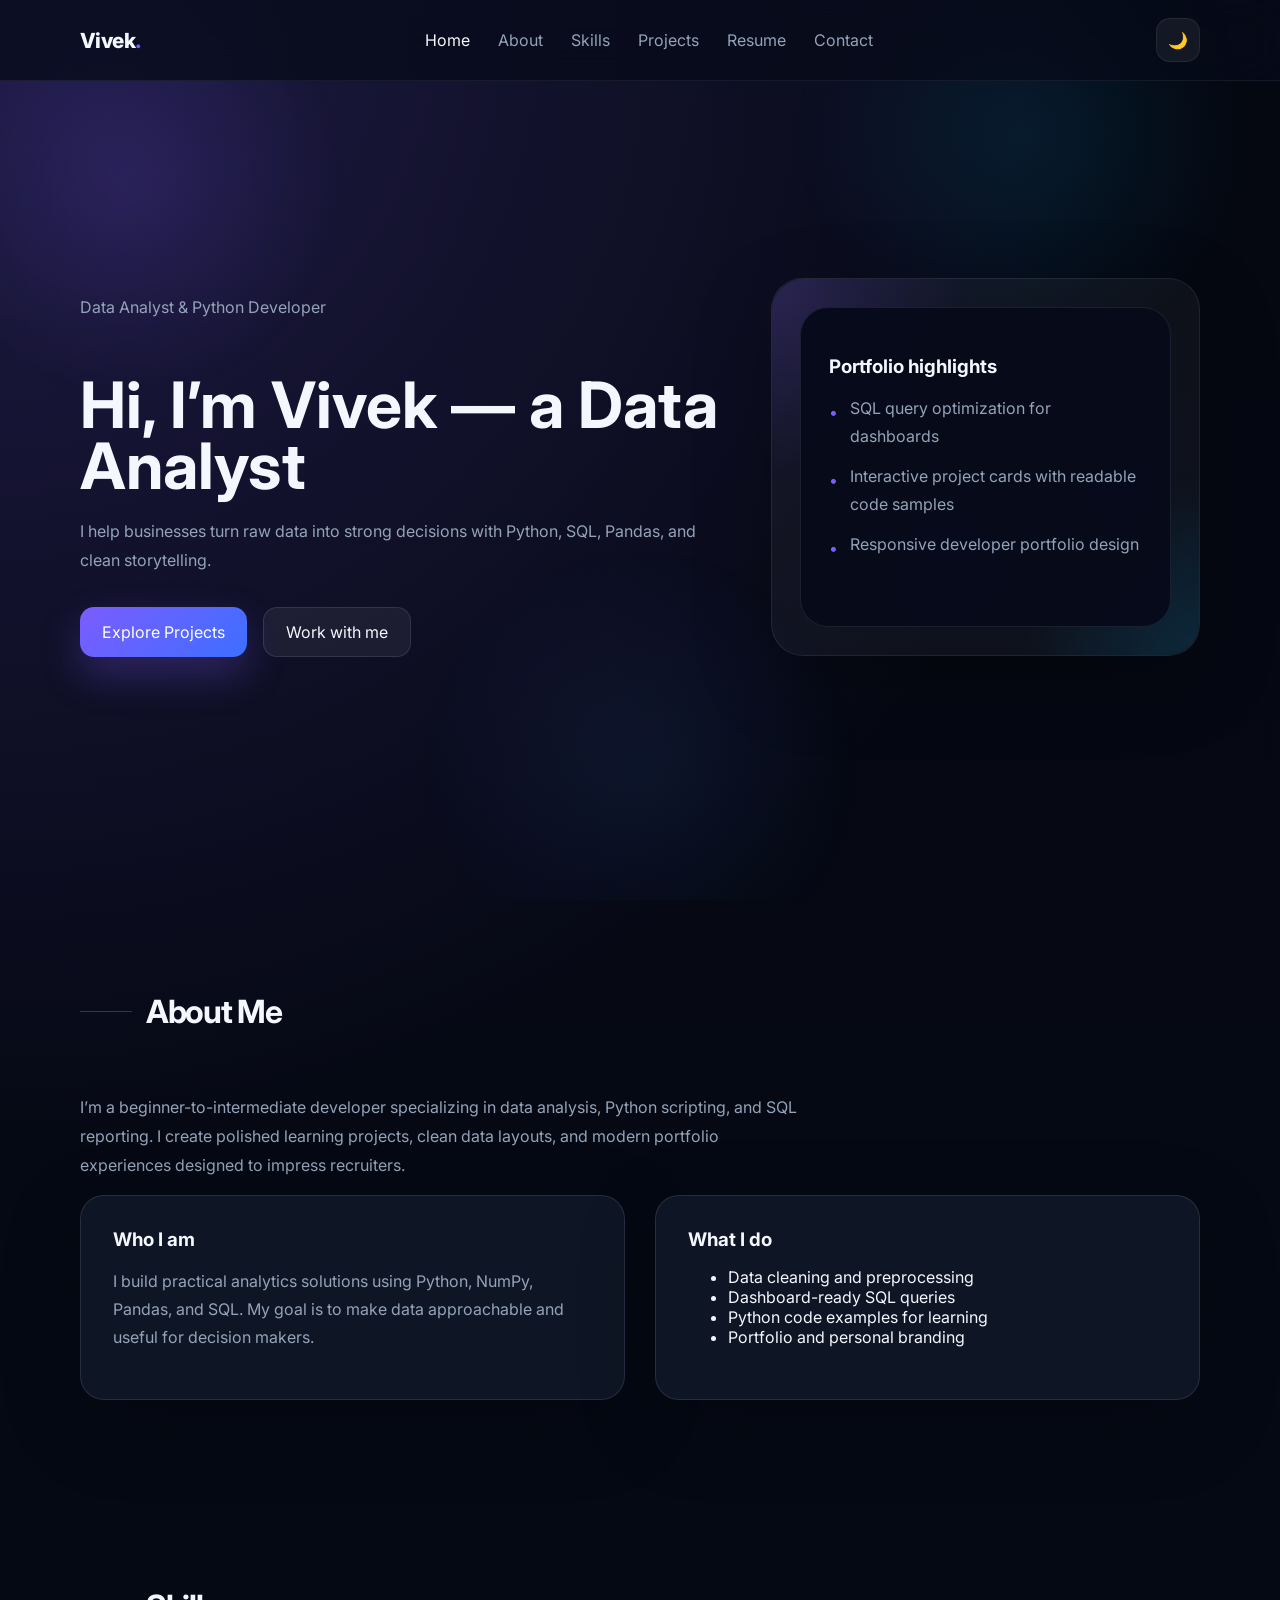
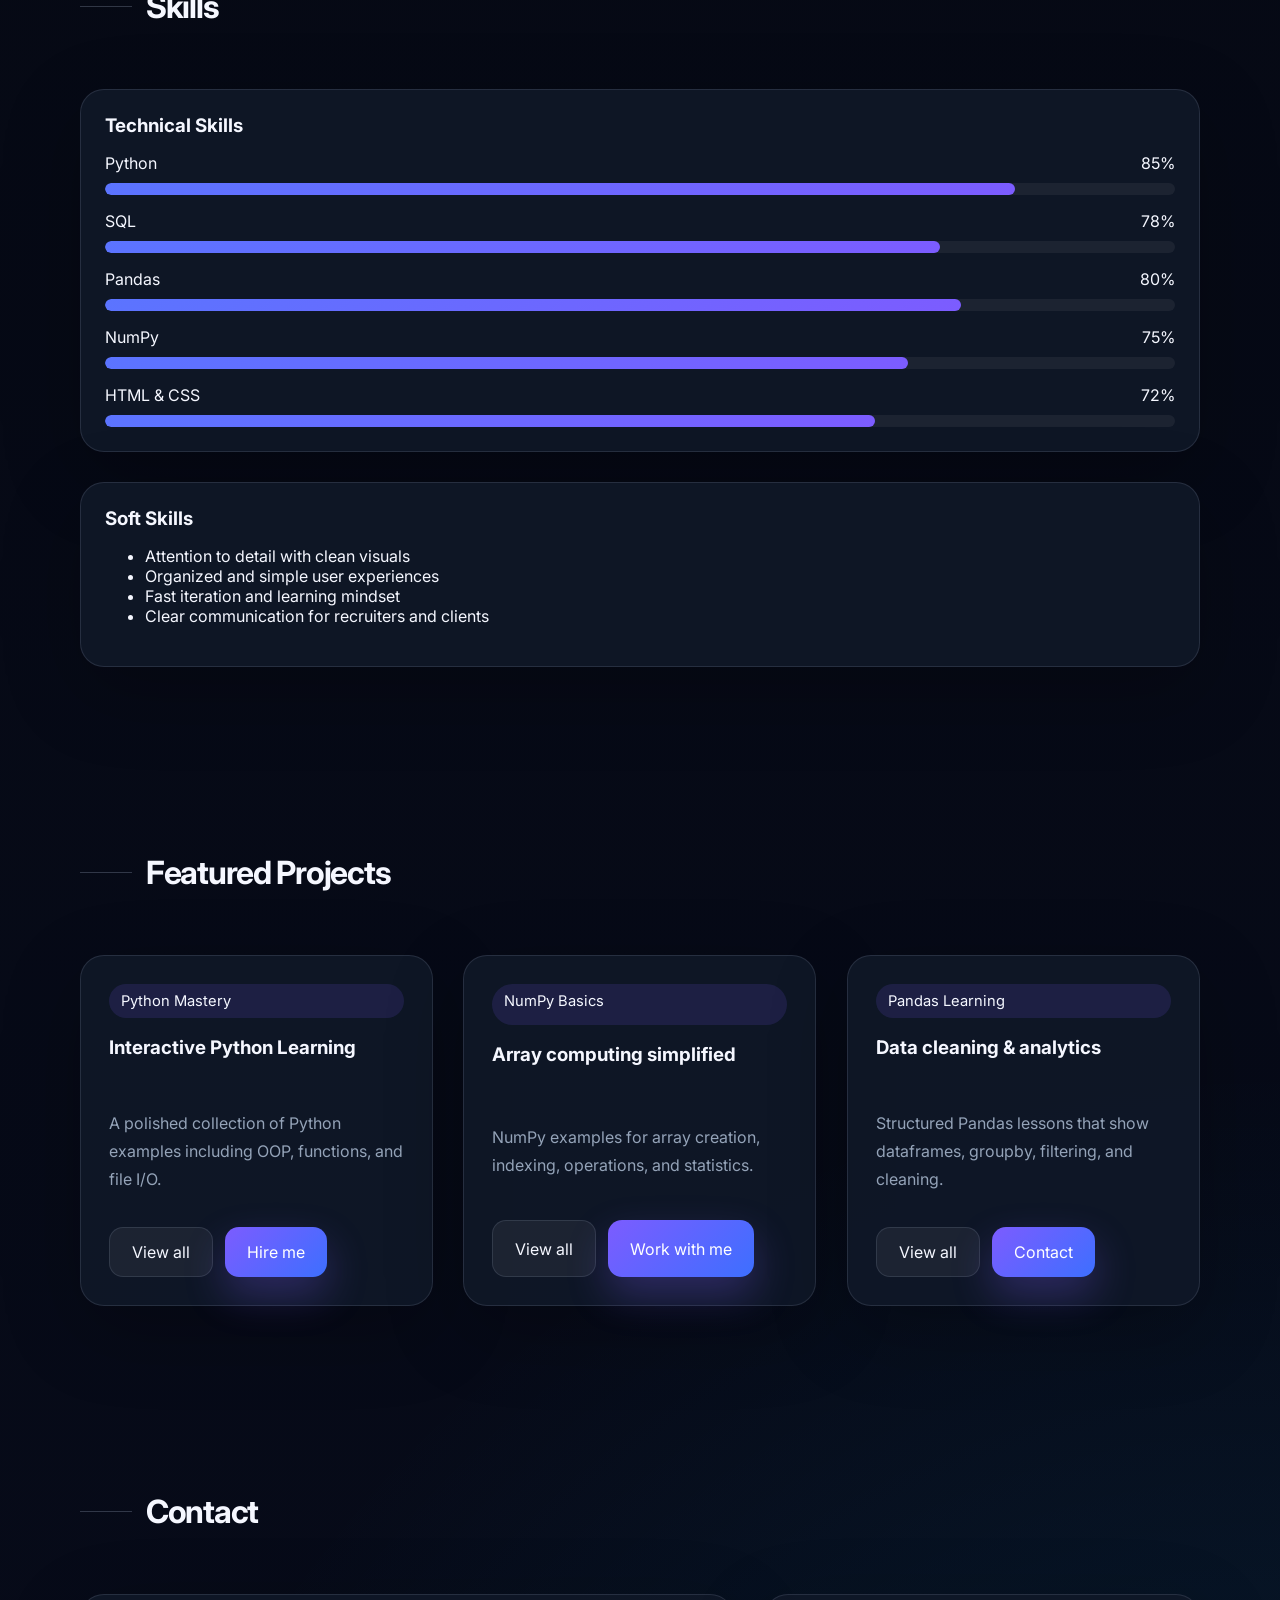
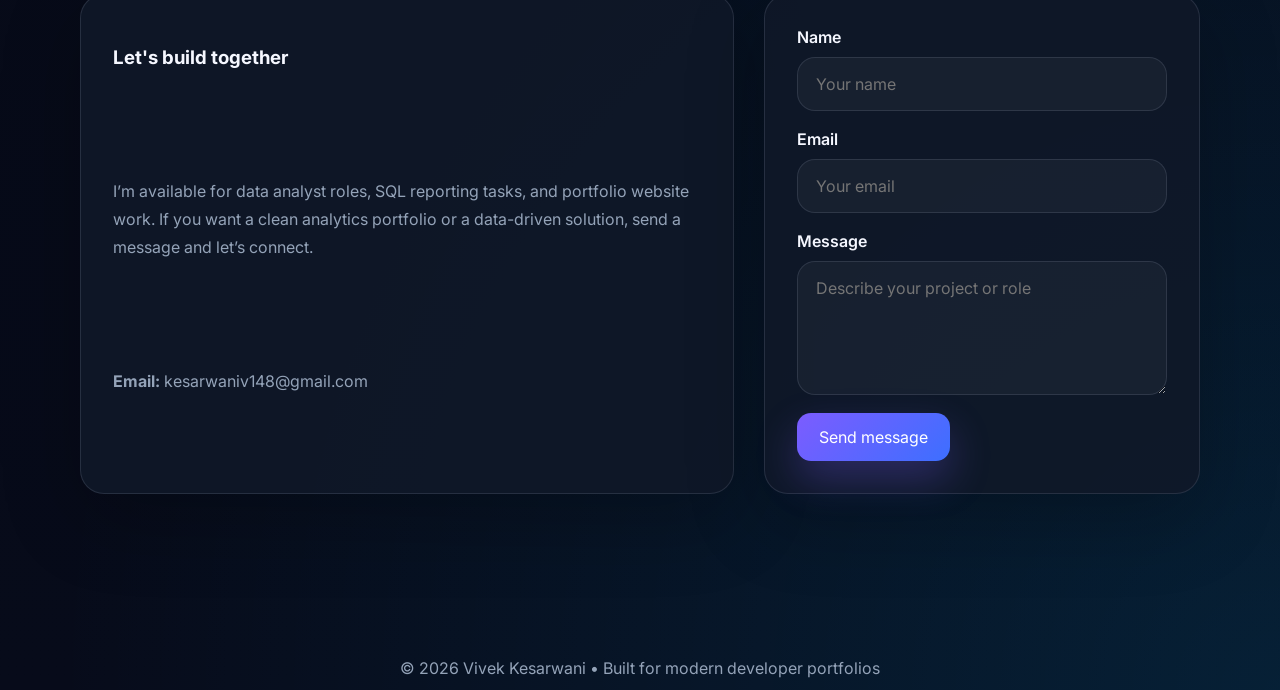
<file: index.html>
<!DOCTYPE html>
<html lang="en">
<head>
  <meta charset="UTF-8">
  <meta name="viewport" content="width=device-width, initial-scale=1.0">
  <title>Vivek Kesarwani | Developer Portfolio</title>
  <link rel="preconnect" href="https://fonts.googleapis.com">
  <link rel="preconnect" href="https://fonts.gstatic.com" crossorigin>
  <link href="https://fonts.googleapis.com/css2?family=Inter:wght@400;500;600;700;800&display=swap" rel="stylesheet">
  <link rel="stylesheet" href="styles.css">
</head>
<body data-page="home">
  <div class="page-loader" id="page-loader">
    <div class="loader-ring"></div>
  </div>

  <header class="site-header reveal">
    <div class="nav-container">
      <a class="brand" href="index.html">Vivek<span class="brand-highlight">.</span></a>
      <nav class="nav-links">
        <a href="#home">Home</a>
        <a href="#about">About</a>
        <a href="#skills">Skills</a>
        <a href="#projects">Projects</a>
        <a href="resume.html">Resume</a>
        <a href="#contact">Contact</a>
      </nav>
      <div class="nav-actions">
        <button id="theme-toggle" class="theme-toggle" aria-label="Toggle theme">☀️</button>
        <button class="mobile-menu-btn" aria-label="Toggle menu">☰</button>
      </div>
    </div>
    <div class="mobile-menu" id="mobile-menu">
      <a href="#home">Home</a>
      <a href="#about">About</a>
      <a href="#skills">Skills</a>
      <a href="#projects">Projects</a>
      <a href="resume.html">Resume</a>
      <a href="#contact">Contact</a>
    </div>
  </header>

  <main class="main-content">
    <section class="hero section" id="home">
      <div class="hero-grid">
        <div class="hero-content reveal">
          <p class="eyebrow">Data Analyst & Python Developer</p>
          <h1>Hi, I’m <span>Vivek</span> — a <span id="typed-text"></span></h1>
          <p>I help businesses turn raw data into strong decisions with Python, SQL, Pandas, and clean storytelling.</p>
          <div class="hero-cta">
            <a class="btn" href="projects.html">Explore Projects</a>
            <a class="btn-secondary" href="#contact">Work with me</a>
          </div>
        </div>

        <div class="hero-visual reveal interactive-card">
          <div class="hero-decorators">
            <span class="hero-orb orb-1"></span>
            <span class="hero-orb orb-2"></span>
            <span class="hero-orb orb-3"></span>
          </div>
          <div class="hero-glow"></div>
          <div class="hero-card interactive-card">
            <h3>Portfolio highlights</h3>
            <ul>
              <li>SQL query optimization for dashboards</li>
              <li>Interactive project cards with readable code samples</li>
              <li>Responsive developer portfolio design</li>
            </ul>
          </div>
        </div>
      </div>
    </section>

    <section class="section about" id="about">
      <div class="section-title">
        <h2>About Me</h2>
      </div>
      <p class="section-description reveal">I’m a beginner-to-intermediate developer specializing in data analysis, Python scripting, and SQL reporting. I create polished learning projects, clean data layouts, and modern portfolio experiences designed to impress recruiters.</p>
      <div class="about-grid">
        <div class="about-card reveal interactive-card">
          <h3>Who I am</h3>
          <p>I build practical analytics solutions using Python, NumPy, Pandas, and SQL. My goal is to make data approachable and useful for decision makers.</p>
        </div>
        <div class="about-card reveal interactive-card">
          <h3>What I do</h3>
          <ul>
            <li>Data cleaning and preprocessing</li>
            <li>Dashboard-ready SQL queries</li>
            <li>Python code examples for learning</li>
            <li>Portfolio and personal branding</li>
          </ul>
        </div>
      </div>
    </section>

    <section class="section skills" id="skills">
      <div class="section-title">
        <h2>Skills</h2>
      </div>
      <div class="skills-grid reveal">
        <div class="skill-card interactive-card">
          <h3>Technical Skills</h3>
          <div class="skill-meter">
            <div class="skill-item">
              <div class="skill-label"><span>Python</span><span>85%</span></div>
              <div class="skill-bar"><div class="skill-fill" style="--skill-width: 85%;"></div></div>
            </div>
            <div class="skill-item">
              <div class="skill-label"><span>SQL</span><span>78%</span></div>
              <div class="skill-bar"><div class="skill-fill" style="--skill-width: 78%;"></div></div>
            </div>
            <div class="skill-item">
              <div class="skill-label"><span>Pandas</span><span>80%</span></div>
              <div class="skill-bar"><div class="skill-fill" style="--skill-width: 80%;"></div></div>
            </div>
            <div class="skill-item">
              <div class="skill-label"><span>NumPy</span><span>75%</span></div>
              <div class="skill-bar"><div class="skill-fill" style="--skill-width: 75%;"></div></div>
            </div>
            <div class="skill-item">
              <div class="skill-label"><span>HTML & CSS</span><span>72%</span></div>
              <div class="skill-bar"><div class="skill-fill" style="--skill-width: 72%;"></div></div>
            </div>
          </div>
        </div>
        <div class="skill-card interactive-card">
          <h3>Soft Skills</h3>
          <ul>
            <li>Attention to detail with clean visuals</li>
            <li>Organized and simple user experiences</li>
            <li>Fast iteration and learning mindset</li>
            <li>Clear communication for recruiters and clients</li>
          </ul>
        </div>
      </div>
    </section>

    <section class="section projects-preview" id="projects">
      <div class="section-title">
        <h2>Featured Projects</h2>
      </div>
      <div class="project-grid reveal">
        <article class="project-card interactive-card">
          <span class="tag-pill">Python Mastery</span>
          <h3>Interactive Python Learning</h3>
          <p>A polished collection of Python examples including OOP, functions, and file I/O.</p>
          <div class="project-actions">
            <a class="btn-secondary" href="projects.html">View all</a>
            <a class="btn" href="#contact">Hire me</a>
          </div>
        </article>
        <article class="project-card interactive-card">
          <span class="tag-pill">NumPy Basics</span>
          <h3>Array computing simplified</h3>
          <p>NumPy examples for array creation, indexing, operations, and statistics.</p>
          <div class="project-actions">
            <a class="btn-secondary" href="projects.html">View all</a>
            <a class="btn" href="#contact">Work with me</a>
          </div>
        </article>
        <article class="project-card interactive-card">
          <span class="tag-pill">Pandas Learning</span>
          <h3>Data cleaning & analytics</h3>
          <p>Structured Pandas lessons that show dataframes, groupby, filtering, and cleaning.</p>
          <div class="project-actions">
            <a class="btn-secondary" href="projects.html">View all</a>
            <a class="btn" href="#contact">Contact</a>
          </div>
        </article>
      </div>
    </section>

    <section class="section contact" id="contact">
      <div class="section-title">
        <h2>Contact</h2>
      </div>
      <div class="contact-grid reveal">
        <div class="contact-card interactive-card">
          <h3>Let's build together</h3>
          <p>I’m available for data analyst roles, SQL reporting tasks, and portfolio website work. If you want a clean analytics portfolio or a data-driven solution, send a message and let’s connect.</p>
          <p><strong>Email:</strong> kesarwaniv148@gmail.com</p>
        </div>
        <form class="contact-form contact-card interactive-card" action="mailto:kesarwaniv148@gmail.com" method="post" enctype="text/plain">
          <div class="contact-field">
            <label for="name">Name</label>
            <input id="name" name="name" type="text" placeholder="Your name" required>
          </div>
          <div class="contact-field">
            <label for="email">Email</label>
            <input id="email" name="email" type="email" placeholder="Your email" required>
          </div>
          <div class="contact-field">
            <label for="message">Message</label>
            <textarea id="message" name="message" rows="5" placeholder="Describe your project or role" required></textarea>
          </div>
          <button class="btn" type="submit">Send message</button>
        </form>
      </div>
    </section>
  </main>

  <footer>
    © 2026 Vivek Kesarwani • Built for modern developer portfolios
  </footer>

  <script src="script.js" defer></script>
</body>
</html>
</file>
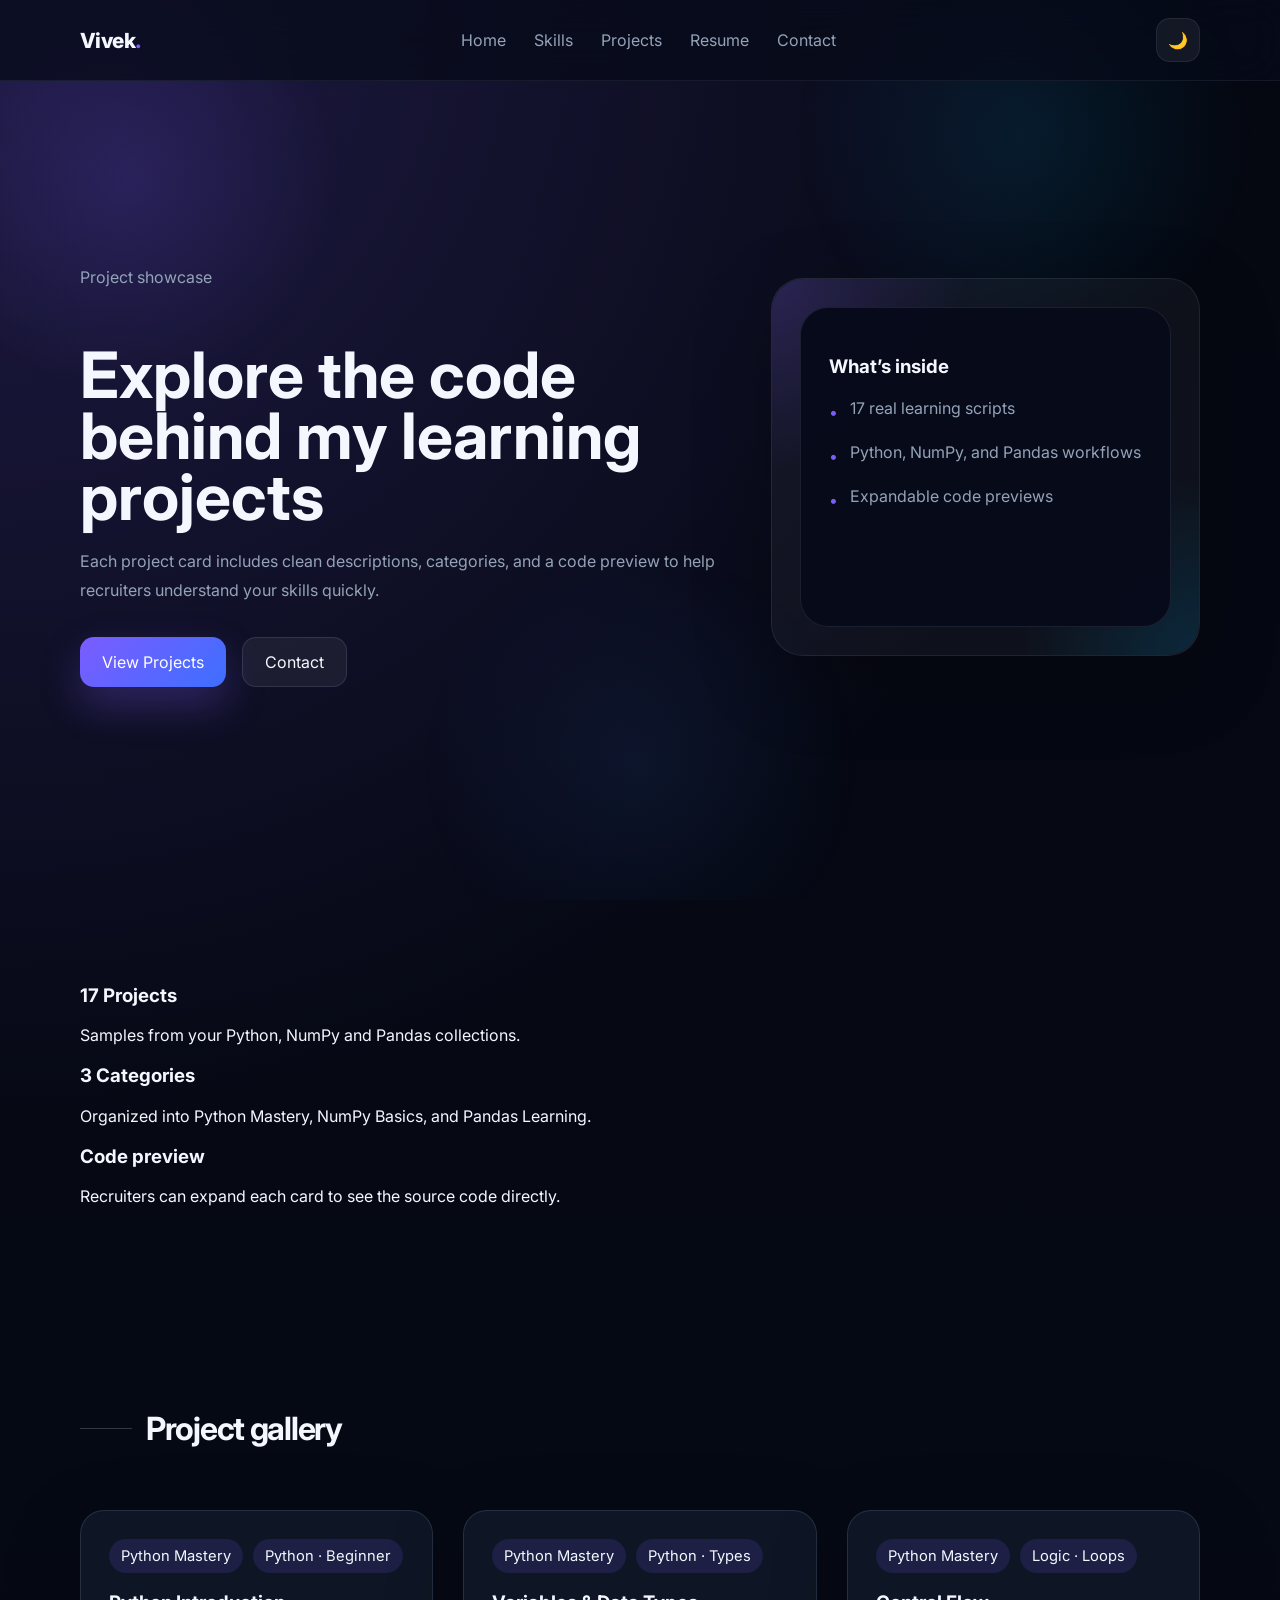
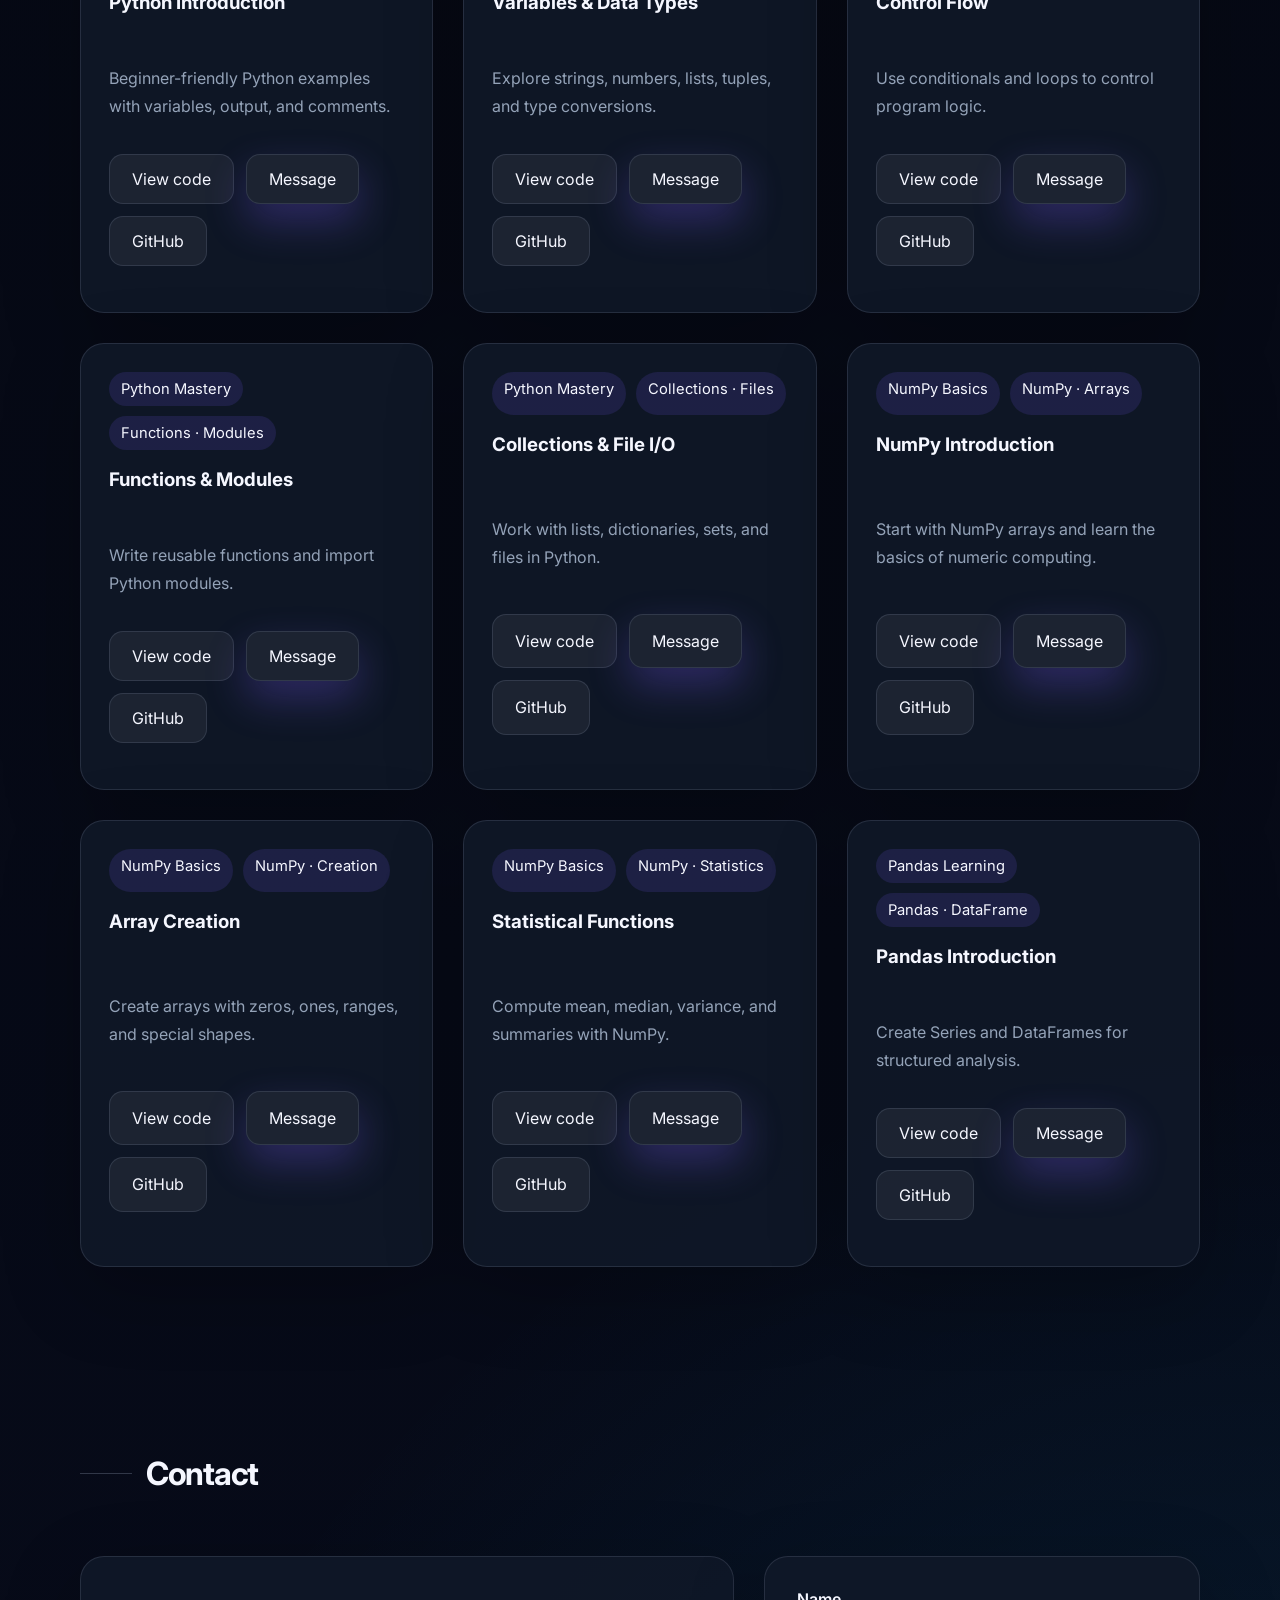
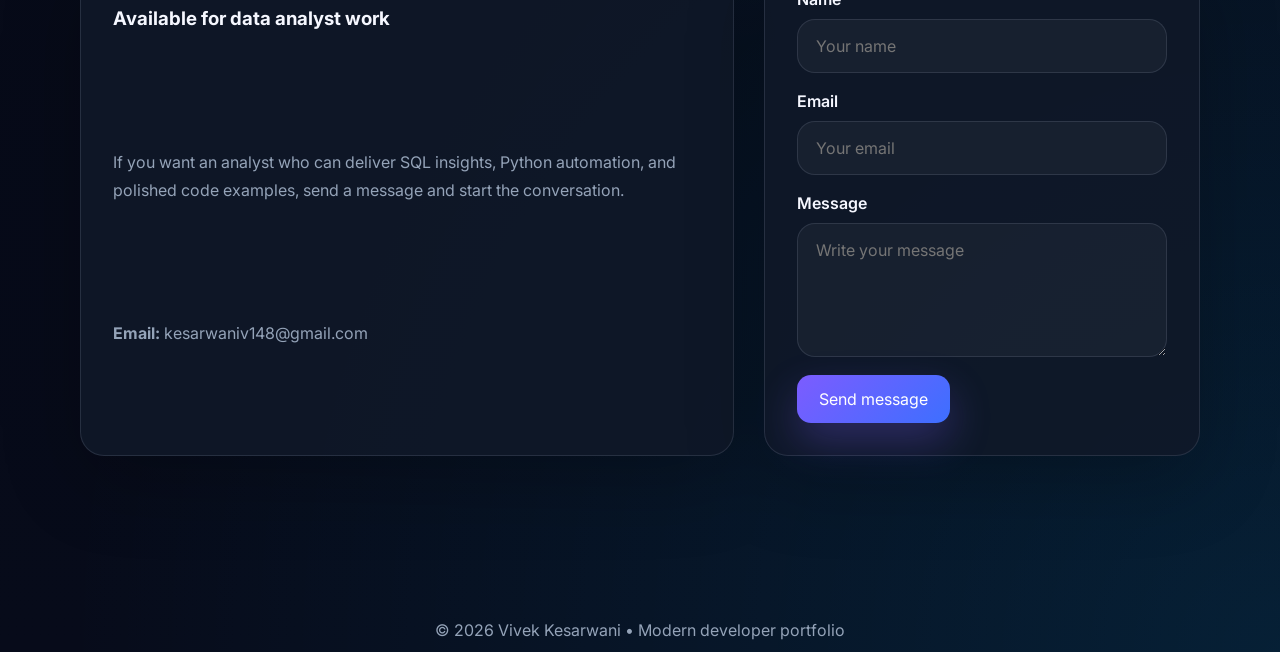
<file: projects.html>
<!DOCTYPE html>
<html lang="en">
<head>
  <meta charset="UTF-8">
  <meta name="viewport" content="width=device-width, initial-scale=1.0">
  <title>Projects | Vivek Kesarwani</title>
  <link rel="preconnect" href="https://fonts.googleapis.com">
  <link rel="preconnect" href="https://fonts.gstatic.com" crossorigin>
  <link href="https://fonts.googleapis.com/css2?family=Inter:wght@400;500;600;700;800&display=swap" rel="stylesheet">
  <link rel="stylesheet" href="styles.css">
</head>
<body data-page="projects">
  <div class="page-loader" id="page-loader">
    <div class="loader-ring"></div>
  </div>

  <header class="site-header reveal">
    <div class="nav-container">
      <a class="brand" href="index.html">Vivek<span class="brand-highlight">.</span></a>
      <nav class="nav-links">
        <a href="index.html">Home</a>
        <a href="index.html#skills">Skills</a>
        <a href="projects.html">Projects</a>
        <a href="resume.html">Resume</a>
        <a href="index.html#contact">Contact</a>
      </nav>
      <div class="nav-actions">
        <button id="theme-toggle" class="theme-toggle" aria-label="Toggle theme">☀️</button>
        <button class="mobile-menu-btn" aria-label="Toggle menu">☰</button>
      </div>
    </div>
    <div class="mobile-menu" id="mobile-menu">
      <a href="index.html">Home</a>
      <a href="index.html#skills">Skills</a>
      <a href="projects.html">Projects</a>
      <a href="resume.html">Resume</a>
      <a href="index.html#contact">Contact</a>
    </div>
  </header>

  <main class="main-content">
    <section class="hero section">
      <div class="hero-grid">
        <div class="hero-content reveal">
          <p class="eyebrow">Project showcase</p>
          <h1>Explore the code behind my learning projects</h1>
          <p>Each project card includes clean descriptions, categories, and a code preview to help recruiters understand your skills quickly.</p>
          <div class="hero-cta">
            <a class="btn" href="#project-grid">View Projects</a>
            <a class="btn-secondary" href="#contact">Contact</a>
          </div>
        </div>
        <div class="hero-visual reveal">
          <div class="hero-glow"></div>
          <div class="hero-card">
            <h3>What’s inside</h3>
            <ul>
              <li>17 real learning scripts</li>
              <li>Python, NumPy, and Pandas workflows</li>
              <li>Expandable code previews</li>
            </ul>
          </div>
        </div>
      </div>
    </section>

    <section class="section stats-section reveal">
      <div class="stats">
        <div class="stat-card">
          <h3>17 Projects</h3>
          <p>Samples from your Python, NumPy and Pandas collections.</p>
        </div>
        <div class="stat-card">
          <h3>3 Categories</h3>
          <p>Organized into Python Mastery, NumPy Basics, and Pandas Learning.</p>
        </div>
        <div class="stat-card">
          <h3>Code preview</h3>
          <p>Recruiters can expand each card to see the source code directly.</p>
        </div>
      </div>
    </section>

    <section class="section projects-preview">
      <div class="section-title">
        <h2>Project gallery</h2>
      </div>
      <div class="project-grid" id="project-grid"></div>
    </section>

    <section class="section contact" id="contact">
      <div class="section-title">
        <h2>Contact</h2>
      </div>
      <div class="contact-grid reveal">
        <div class="contact-card">
          <h3>Available for data analyst work</h3>
          <p>If you want an analyst who can deliver SQL insights, Python automation, and polished code examples, send a message and start the conversation.</p>
          <p><strong>Email:</strong> kesarwaniv148@gmail.com</p>
        </div>
        <form class="contact-form contact-card" action="mailto:kesarwaniv148@gmail.com" method="post" enctype="text/plain">
          <div class="contact-field">
            <label for="name">Name</label>
            <input id="name" name="name" type="text" placeholder="Your name" required>
          </div>
          <div class="contact-field">
            <label for="email">Email</label>
            <input id="email" name="email" type="email" placeholder="Your email" required>
          </div>
          <div class="contact-field">
            <label for="message">Message</label>
            <textarea id="message" name="message" rows="5" placeholder="Write your message" required></textarea>
          </div>
          <button class="btn" type="submit">Send message</button>
        </form>
      </div>
    </section>
  </main>

  <footer>
    © 2026 Vivek Kesarwani • Modern developer portfolio
  </footer>

  <script src="script.js" defer></script>
</body>
</html>
</file>
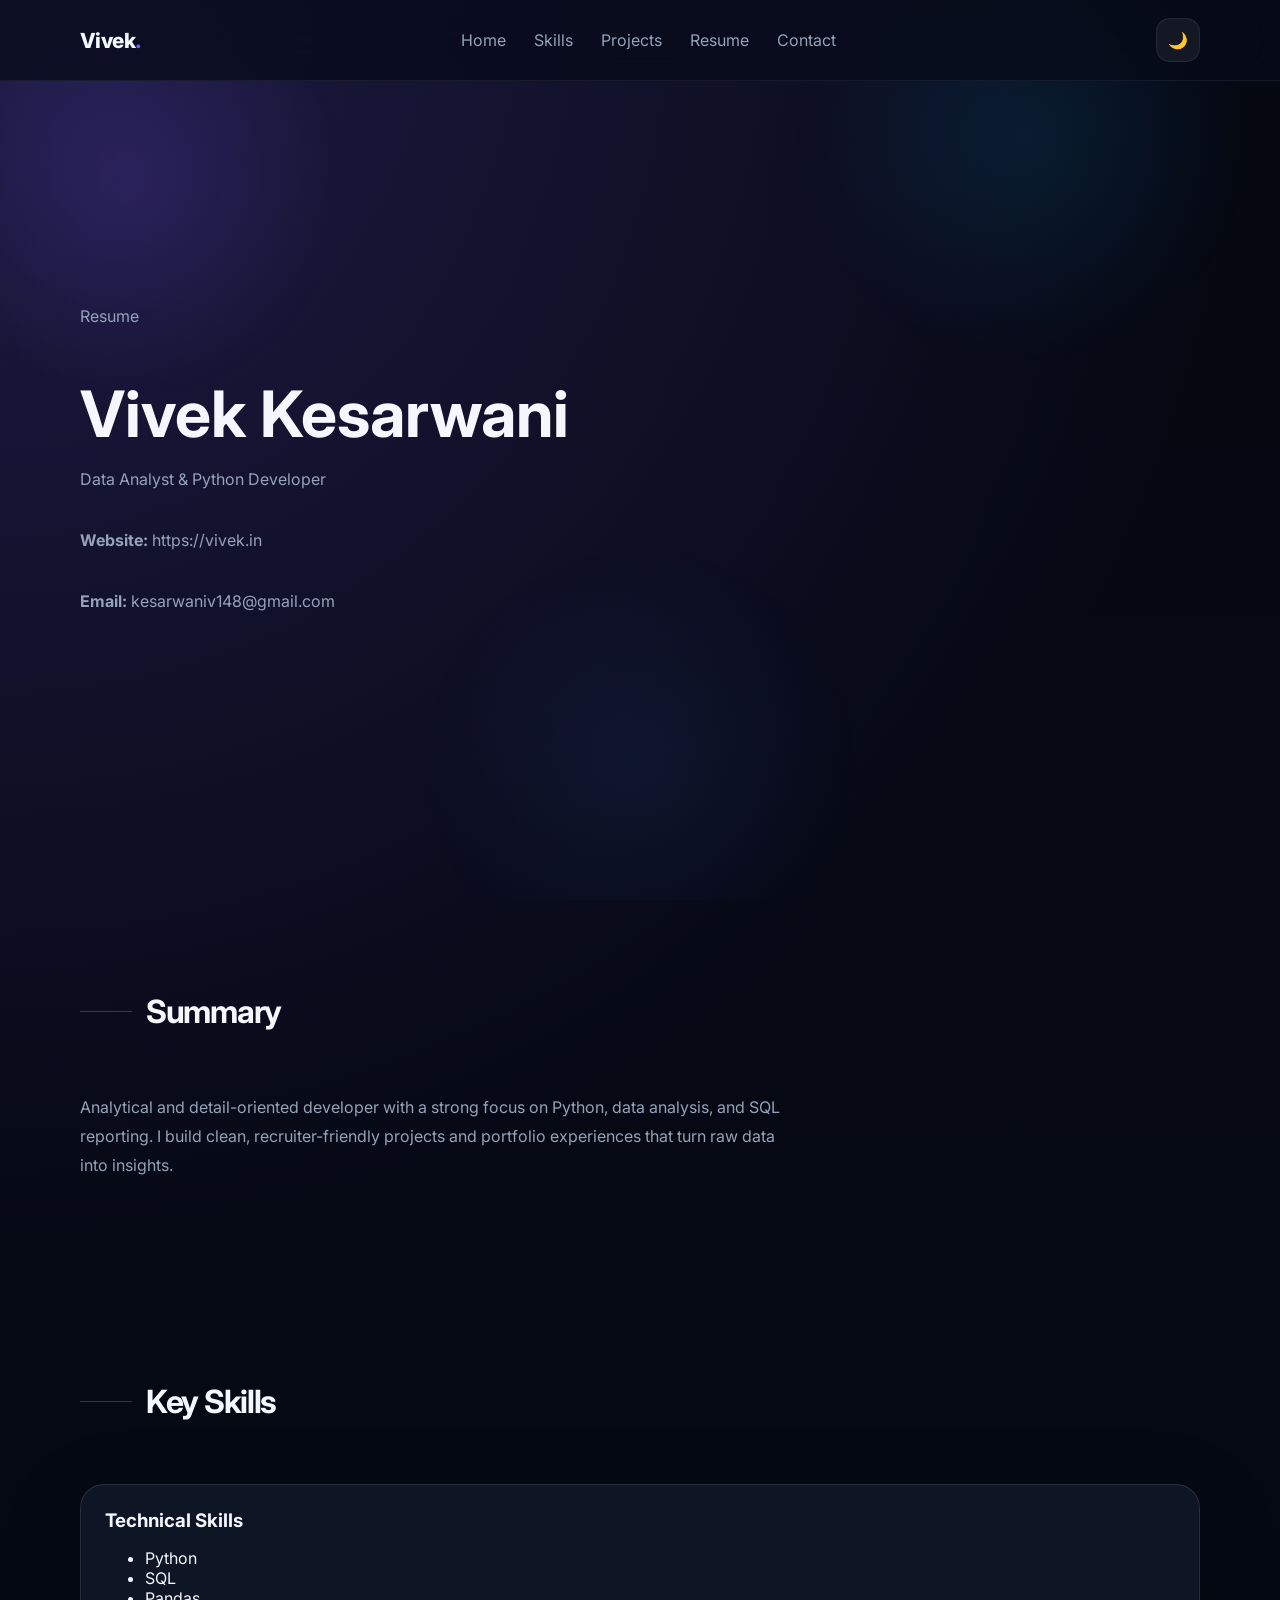
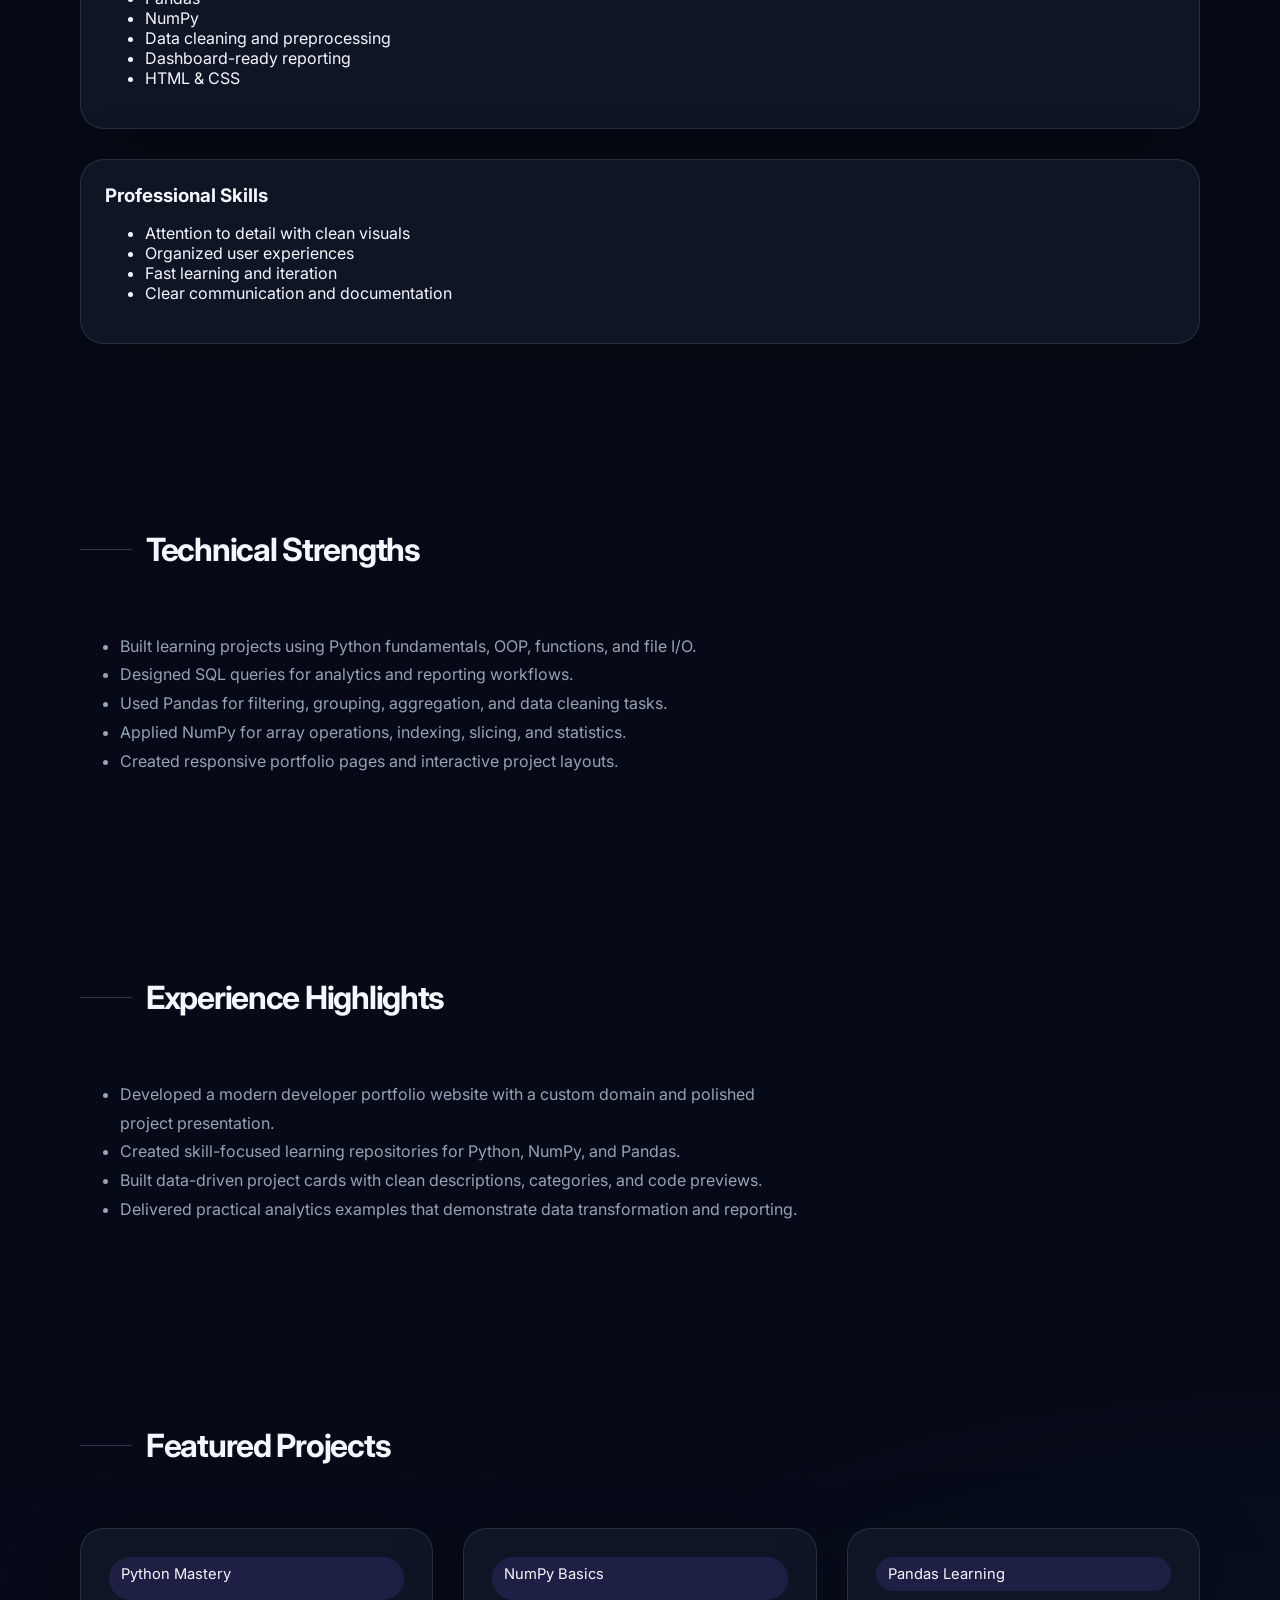
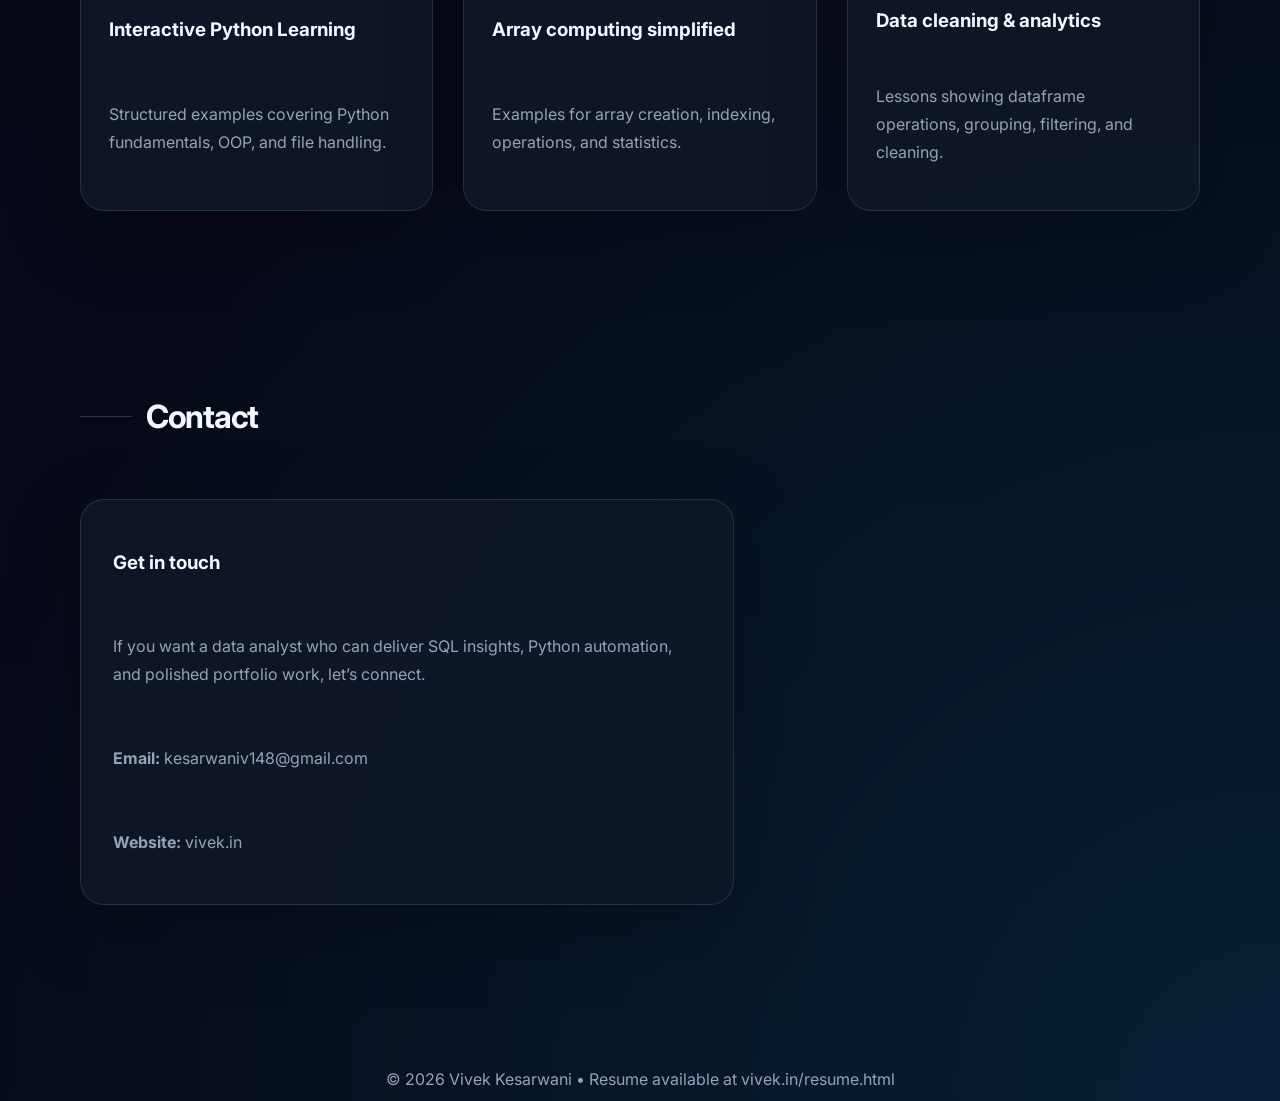
<file: resume.html>
<!DOCTYPE html>
<html lang="en">
<head>
  <meta charset="UTF-8">
  <meta name="viewport" content="width=device-width, initial-scale=1.0">
  <title>Resume | Vivek Kesarwani</title>
  <link rel="preconnect" href="https://fonts.googleapis.com">
  <link rel="preconnect" href="https://fonts.gstatic.com" crossorigin>
  <link href="https://fonts.googleapis.com/css2?family=Inter:wght@400;500;600;700;800&display=swap" rel="stylesheet">
  <link rel="stylesheet" href="styles.css">
</head>
<body data-page="resume">
  <div class="page-loader" id="page-loader">
    <div class="loader-ring"></div>
  </div>

  <header class="site-header reveal">
    <div class="nav-container">
      <a class="brand" href="index.html">Vivek<span class="brand-highlight">.</span></a>
      <nav class="nav-links">
        <a href="index.html">Home</a>
        <a href="index.html#skills">Skills</a>
        <a href="projects.html">Projects</a>
        <a href="resume.html">Resume</a>
        <a href="index.html#contact">Contact</a>
      </nav>
      <div class="nav-actions">
        <button id="theme-toggle" class="theme-toggle" aria-label="Toggle theme">☀️</button>
        <button class="mobile-menu-btn" aria-label="Toggle menu">☰</button>
      </div>
    </div>
    <div class="mobile-menu" id="mobile-menu">
      <a href="index.html">Home</a>
      <a href="index.html#skills">Skills</a>
      <a href="projects.html">Projects</a>
      <a href="resume.html">Resume</a>
      <a href="index.html#contact">Contact</a>
    </div>
  </header>

  <main class="main-content">
    <section class="hero section">
      <div class="hero-grid">
        <div class="hero-content reveal">
          <p class="eyebrow">Resume</p>
          <h1>Vivek Kesarwani</h1>
          <p class="section-description">Data Analyst & Python Developer</p>
          <p><strong>Website:</strong> <a href="https://vivek.in">https://vivek.in</a></p>
          <p><strong>Email:</strong> kesarwaniv148@gmail.com</p>
        </div>
      </div>
    </section>

    <section class="section about">
      <div class="section-title">
        <h2>Summary</h2>
      </div>
      <p class="section-description reveal">Analytical and detail-oriented developer with a strong focus on Python, data analysis, and SQL reporting. I build clean, recruiter-friendly projects and portfolio experiences that turn raw data into insights.</p>
    </section>

    <section class="section skills" id="skills">
      <div class="section-title">
        <h2>Key Skills</h2>
      </div>
      <div class="skills-grid reveal">
        <div class="skill-card">
          <h3>Technical Skills</h3>
          <ul>
            <li>Python</li>
            <li>SQL</li>
            <li>Pandas</li>
            <li>NumPy</li>
            <li>Data cleaning and preprocessing</li>
            <li>Dashboard-ready reporting</li>
            <li>HTML & CSS</li>
          </ul>
        </div>
        <div class="skill-card">
          <h3>Professional Skills</h3>
          <ul>
            <li>Attention to detail with clean visuals</li>
            <li>Organized user experiences</li>
            <li>Fast learning and iteration</li>
            <li>Clear communication and documentation</li>
          </ul>
        </div>
      </div>
    </section>

    <section class="section about">
      <div class="section-title">
        <h2>Technical Strengths</h2>
      </div>
      <ul class="section-description reveal">
        <li>Built learning projects using Python fundamentals, OOP, functions, and file I/O.</li>
        <li>Designed SQL queries for analytics and reporting workflows.</li>
        <li>Used Pandas for filtering, grouping, aggregation, and data cleaning tasks.</li>
        <li>Applied NumPy for array operations, indexing, slicing, and statistics.</li>
        <li>Created responsive portfolio pages and interactive project layouts.</li>
      </ul>
    </section>

    <section class="section about">
      <div class="section-title">
        <h2>Experience Highlights</h2>
      </div>
      <ul class="section-description reveal">
        <li>Developed a modern developer portfolio website with a custom domain and polished project presentation.</li>
        <li>Created skill-focused learning repositories for Python, NumPy, and Pandas.</li>
        <li>Built data-driven project cards with clean descriptions, categories, and code previews.</li>
        <li>Delivered practical analytics examples that demonstrate data transformation and reporting.</li>
      </ul>
    </section>

    <section class="section projects-preview">
      <div class="section-title">
        <h2>Featured Projects</h2>
      </div>
      <div class="project-grid reveal">
        <article class="project-card">
          <span class="tag-pill">Python Mastery</span>
          <h3>Interactive Python Learning</h3>
          <p>Structured examples covering Python fundamentals, OOP, and file handling.</p>
        </article>
        <article class="project-card">
          <span class="tag-pill">NumPy Basics</span>
          <h3>Array computing simplified</h3>
          <p>Examples for array creation, indexing, operations, and statistics.</p>
        </article>
        <article class="project-card">
          <span class="tag-pill">Pandas Learning</span>
          <h3>Data cleaning & analytics</h3>
          <p>Lessons showing dataframe operations, grouping, filtering, and cleaning.</p>
        </article>
      </div>
    </section>

    <section class="section contact" id="contact">
      <div class="section-title">
        <h2>Contact</h2>
      </div>
      <div class="contact-grid reveal">
        <div class="contact-card">
          <h3>Get in touch</h3>
          <p>If you want a data analyst who can deliver SQL insights, Python automation, and polished portfolio work, let’s connect.</p>
          <p><strong>Email:</strong> kesarwaniv148@gmail.com</p>
          <p><strong>Website:</strong> <a href="https://vivek.in">vivek.in</a></p>
        </div>
      </div>
    </section>
  </main>

  <footer>
    © 2026 Vivek Kesarwani • Resume available at vivek.in/resume.html
  </footer>

  <script src="script.js" defer></script>
</body>
</html>
</file>
<file: styles.css>
:root {
  --bg: #070b1a;
  --surface: rgba(16, 24, 40, 0.88);
  --surface-strong: rgba(18, 30, 60, 0.95);
  --text: #f5f7ff;
  --muted: #94a3b8;
  --accent: #7c5cff;
  --accent-soft: rgba(124, 92, 255, 0.14);
  --border: rgba(148, 163, 184, 0.18);
  --shadow: 0 24px 80px rgba(0, 0, 0, 0.24);
  --radius: 24px;
  --transition: 0.28s ease;
}

* {
  box-sizing: border-box;
}

html {
  scroll-behavior: smooth;
}

body {
  margin: 0;
  font-family: 'Inter', sans-serif;
  background: radial-gradient(circle at top left, rgba(124, 92, 255, 0.22), transparent 28%),
    radial-gradient(circle at bottom right, rgba(0, 183, 255, 0.12), transparent 30%),
    linear-gradient(180deg, #050811 0%, #070b1a 100%);
  color: var(--text);
  min-height: 100vh;
  position: relative;
  overflow-x: hidden;
}

body::before {
  content: '';
  position: fixed;
  inset: 0;
  background: radial-gradient(circle at 10% 20%, rgba(124, 92, 255, 0.16), transparent 16%),
    radial-gradient(circle at 80% 15%, rgba(0, 183, 255, 0.10), transparent 18%),
    radial-gradient(circle at 50% 85%, rgba(63, 138, 255, 0.08), transparent 22%);
  pointer-events: none;
  z-index: -1;
  animation: drift 24s linear infinite;
}

img {
  max-width: 100%;
  display: block;
}

a {
  color: inherit;
  text-decoration: none;
}

button,
input,
textarea {
  font: inherit;
}

button {
  border: none;
  cursor: pointer;
}

::selection {
  background: rgba(124, 92, 255, 0.35);
  color: var(--text);
}

.page-loader {
  position: fixed;
  inset: 0;
  display: grid;
  place-items: center;
  background: rgba(7, 11, 26, 0.96);
  z-index: 9999;
  transition: opacity var(--transition), visibility var(--transition);
}

.page-loader.hidden {
  opacity: 0;
  visibility: hidden;
}

.loader-ring {
  width: 4rem;
  height: 4rem;
  border: 6px solid rgba(124, 92, 255, 0.12);
  border-top-color: var(--accent);
  border-radius: 50%;
  animation: spin 1.1s linear infinite;
}

@keyframes spin {
  to {
    transform: rotate(360deg);
  }
}

@keyframes drift {
  0%, 100% {
    transform: translate(0, 0);
  }
  50% {
    transform: translate(-1rem, 1rem);
  }
}

.site-header {
  position: sticky;
  top: 0;
  z-index: 50;
  backdrop-filter: blur(18px);
  background: rgba(7, 11, 26, 0.76);
  border-bottom: 1px solid rgba(148, 163, 184, 0.1);
}

.nav-container {
  max-width: 1180px;
  margin: 0 auto;
  padding: 18px 30px;
  display: flex;
  align-items: center;
  justify-content: space-between;
  gap: 20px;
}

.brand {
  font-weight: 800;
  font-size: 1.3rem;
  letter-spacing: -0.03em;
}

.brand-highlight {
  color: var(--accent);
}

.nav-links {
  display: flex;
  gap: 28px;
  align-items: center;
}

.nav-links a {
  color: var(--muted);
  transition: color var(--transition);
}

.nav-links a:hover,
.nav-links a.active {
  color: var(--text);
}

.nav-actions {
  display: flex;
  align-items: center;
  gap: 12px;
}

.theme-toggle,
.mobile-menu-btn {
  background: rgba(255,255,255,0.06);
  border: 1px solid rgba(148, 163, 184, 0.12);
  color: var(--text);
  width: 44px;
  height: 44px;
  border-radius: 14px;
  display: grid;
  place-items: center;
  transition: background var(--transition), transform var(--transition);
}

.theme-toggle:hover,
.mobile-menu-btn:hover {
  background: rgba(124, 92, 255, 0.16);
  transform: translateY(-1px);
}

.mobile-menu-btn {
  display: none;
}

.mobile-menu {
  display: none;
}

.main-content {
  max-width: 1180px;
  margin: 0 auto;
  padding: 0 30px 60px;
}

.section {
  padding: 80px 0;
}

.section-title {
  display: flex;
  align-items: center;
  gap: 14px;
  margin-bottom: 36px;
}

.section-title::before {
  content: '';
  width: 52px;
  height: 1px;
  background: rgba(148, 163, 184, 0.3);
}

.section-title h2 {
  font-size: clamp(2rem, 2.5vw, 2.7rem);
  letter-spacing: -0.04em;
}

.section-description {
  max-width: 720px;
  color: var(--muted);
  line-height: 1.8;
}

.hero {
  min-height: calc(100vh - 96px);
  display: grid;
  align-items: center;
  padding-top: 48px;
  perspective: 1800px;
}

.hero-grid {
  display: grid;
  grid-template-columns: 1.2fr 0.8fr;
  gap: 48px;
  align-items: center;
}

.hero-visual {
  position: relative;
  padding: 28px;
  border-radius: 32px;
  background: rgba(255,255,255,0.04);
  border: 1px solid rgba(148, 163, 184, 0.12);
  box-shadow: var(--shadow);
  transform-style: preserve-3d;
  transition: transform 0.35s ease, box-shadow 0.35s ease;
  will-change: transform;
}

.hero-visual:hover {
  transform: translateY(-6px) rotateX(3deg) rotateY(-3deg);
}

.hero-decorators {
  position: absolute;
  inset: 0;
  pointer-events: none;
  z-index: 0;
}

.hero-orb {
  position: absolute;
  border-radius: 50%;
  opacity: 0.75;
  filter: blur(2px);
  animation: floatOrb 12s ease-in-out infinite;
}

.hero-orb.orb-1 {
  width: 90px;
  height: 90px;
  top: 16%;
  left: 10%;
  background: rgba(124, 92, 255, 0.24);
}

.hero-orb.orb-2 {
  width: 64px;
  height: 64px;
  top: 48%;
  left: 74%;
  background: rgba(0, 183, 255, 0.18);
  animation-delay: 2s;
}

.hero-orb.orb-3 {
  width: 110px;
  height: 110px;
  top: 62%;
  left: 28%;
  background: rgba(94, 203, 255, 0.18);
  animation-delay: 4s;
}

@keyframes floatOrb {
  0%, 100% {
    transform: translate(0, 0);
  }
  50% {
    transform: translate(0.7rem, -1.2rem);
  }
}

.hero-content h1 {
  font-size: clamp(3rem, 5vw, 4.4rem);
  line-height: 0.95;
  margin-bottom: 20px;
}

.hero-content p {
  color: var(--muted);
  line-height: 1.8;
  max-width: 680px;
  margin-bottom: 32px;
}

.hero-cta {
  display: flex;
  flex-wrap: wrap;
  gap: 16px;
}

.btn,
.btn-secondary {
  display: inline-flex;
  align-items: center;
  justify-content: center;
  gap: 10px;
  padding: 14px 22px;
  border-radius: 14px;
  transition: transform var(--transition), box-shadow var(--transition), background var(--transition), color var(--transition);
}

.btn {
  background: linear-gradient(135deg, var(--accent), #3d6fff);
  color: #fff;
  box-shadow: 0 18px 40px rgba(124, 92, 255, 0.28);
}

.btn:hover {
  transform: translateY(-2px);
}

.btn-secondary {
  background: rgba(255,255,255,0.06);
  color: var(--text);
  border: 1px solid rgba(148, 163, 184, 0.18);
}

.hero-glow {
  position: absolute;
  inset: 0;
  pointer-events: none;
  background: radial-gradient(circle at top left, rgba(124, 92, 255, 0.2), transparent 35%),
    radial-gradient(circle at bottom right, rgba(0, 183, 255, 0.14), transparent 32%);
  border-radius: inherit;
}

.hero-card {
  position: relative;
  background: rgba(7, 11, 26, 0.98);
  border: 1px solid rgba(148, 163, 184, 0.14);
  border-radius: 28px;
  padding: 28px;
  min-height: 320px;
  transform-style: preserve-3d;
}

.hero-card h3 {
  margin-bottom: 16px;
}

.hero-card ul {
  list-style: none;
  padding: 0;
  margin: 0;
  display: grid;
  gap: 12px;
}

.hero-card li {
  color: var(--muted);
  display: flex;
  align-items: flex-start;
  gap: 12px;
  line-height: 1.75;
}

.hero-card li::before {
  content: '•';
  color: var(--accent);
  margin-top: 4px;
}

.about-grid,
.skills-grid,
.project-grid {
  display: grid;
  gap: 30px;
}

.about-grid {
  grid-template-columns: repeat(2, minmax(0, 1fr));
}

.about-card,
.skill-card,
.project-card,
.contact-card,
.skill-card {
  border-radius: var(--radius);
  background: var(--surface);
  border: 1px solid var(--border);
  box-shadow: var(--shadow);
}

.about-card,
.contact-card {
  padding: 32px;
}

.about-card h3,
.skill-card h3,
.project-card h3 {
  margin-top: 0;
  margin-bottom: 16px;
}

.about-card p,
.contact-card p,
.skill-card p,
.project-card p {
  color: var(--muted);
  line-height: 1.75;
}

.skill-card {
  padding: 24px;
}

.skill-meter {
  display: grid;
  gap: 16px;
}

.skill-item {
  display: grid;
  gap: 10px;
}

.skill-label {
  display: flex;
  justify-content: space-between;
  align-items: center;
  gap: 12px;
}

.skill-bar {
  width: 100%;
  height: 12px;
  background: rgba(255,255,255,0.06);
  border-radius: 999px;
  overflow: hidden;
}

.project-grid {
  grid-template-columns: repeat(3, minmax(0, 1fr));
}

.project-card {
  padding: 28px;
  display: grid;
  gap: 18px;
}

.project-card:hover {
  transform: translateY(-10px) rotateX(3deg) rotateY(-2deg);
}

.interactive-card {
  transform-style: preserve-3d;
  transition: transform 0.35s ease, box-shadow 0.35s ease;
  will-change: transform;
}

.interactive-card:hover {
  box-shadow: 0 30px 90px rgba(124, 92, 255, 0.24);
}

.skill-fill {
  height: 100%;
  border-radius: inherit;
  background: linear-gradient(135deg, #5b74ff, #7c5cff);
  transition: width 1s ease;
  width: 0;
}

.skills-grid.active .skill-fill {
  width: var(--skill-width, 100%);
}

.project-tags {
  display: flex;
  flex-wrap: wrap;
  gap: 10px;
}

.tag-pill {
  padding: 8px 12px;
  background: rgba(124, 92, 255, 0.14);
  border-radius: 999px;
  color: var(--text);
  font-size: 0.92rem;
}

.project-actions {
  display: flex;
  gap: 12px;
  flex-wrap: wrap;
}

.project-code {
  max-height: 0;
  overflow: hidden;
  opacity: 0;
  transition: max-height 0.35s ease, opacity 0.35s ease;
}

.project-code.open {
  max-height: 800px;
  opacity: 1;
}

.project-code pre {
  margin: 0;
  padding: 18px;
  border-radius: 18px;
  background: rgba(255,255,255,0.05);
  border: 1px solid rgba(148, 163, 184, 0.16);
  overflow-x: auto;
  color: #e2e8f0;
  line-height: 1.55;
  white-space: pre-wrap;
  word-break: break-word;
  font-family: 'Courier New', monospace;
}

.card-small {
  position: relative;
  overflow: hidden;
  min-height: 140px;
  padding: 28px;
}

.card-small::before {
  content: '';
  position: absolute;
  inset: 0;
  background: linear-gradient(120deg, rgba(124, 92, 255, 0.1), transparent 55%);
  opacity: 0.85;
}

.card-small > * {
  position: relative;
}

.contact-grid {
  display: grid;
  gap: 30px;
  grid-template-columns: 1.2fr 0.8fr;
}

.contact-card {
  display: grid;
  gap: 24px;
}

.contact-form {
  display: grid;
  gap: 18px;
}

.contact-field {
  display: grid;
  gap: 10px;
}

.contact-field label {
  font-weight: 600;
}

.contact-field input,
.contact-field textarea {
  width: 100%;
  padding: 16px 18px;
  border-radius: 18px;
  border: 1px solid rgba(148, 163, 184, 0.18);
  background: rgba(255,255,255,0.04);
  color: var(--text);
  resize: vertical;
}

.contact-form button {
  width: fit-content;
}

footer {
  text-align: center;
  color: var(--muted);
  padding: 24px 0 12px;
}

.reveal {
  opacity: 0;
  transform: translateY(32px);
  transition: opacity 0.85s ease, transform 0.85s ease;
}

.reveal.active {
  opacity: 1;
  transform: none;
}

@media (max-width: 1024px) {
  .hero-grid,
  .about-grid,
  .contact-grid,
  .project-grid {
    grid-template-columns: 1fr;
  }

  .project-grid {
    gap: 24px;
  }
}

@media (max-width: 768px) {
  .nav-container {
    padding: 18px 22px;
  }

  .nav-links {
    display: none;
  }

  .mobile-menu-btn {
    display: grid;
  }

  .mobile-menu {
    display: none;
    background: rgba(7, 11, 26, 0.98);
    backdrop-filter: blur(20px);
    padding: 20px 30px 26px;
    border-bottom: 1px solid rgba(148, 163, 184, 0.12);
    position: absolute;
    inset: 72px 0 auto 0;
    z-index: 45;
  }

  .mobile-menu.active {
    display: grid;
  }

  .mobile-menu a {
    padding: 14px 0;
    color: var(--text);
    border-bottom: 1px solid rgba(148, 163, 184, 0.1);
  }

  .hero {
    min-height: auto;
  }

  .hero-card,
  .about-card,
  .skill-card,
  .project-card,
  .contact-card {
    padding: 24px;
  }
}

@media (max-width: 520px) {
  .nav-container {
    gap: 12px;
  }

  .hero-content h1 {
    font-size: 2.8rem;
  }

  .section {
    padding: 60px 0;
  }
}
</file>
